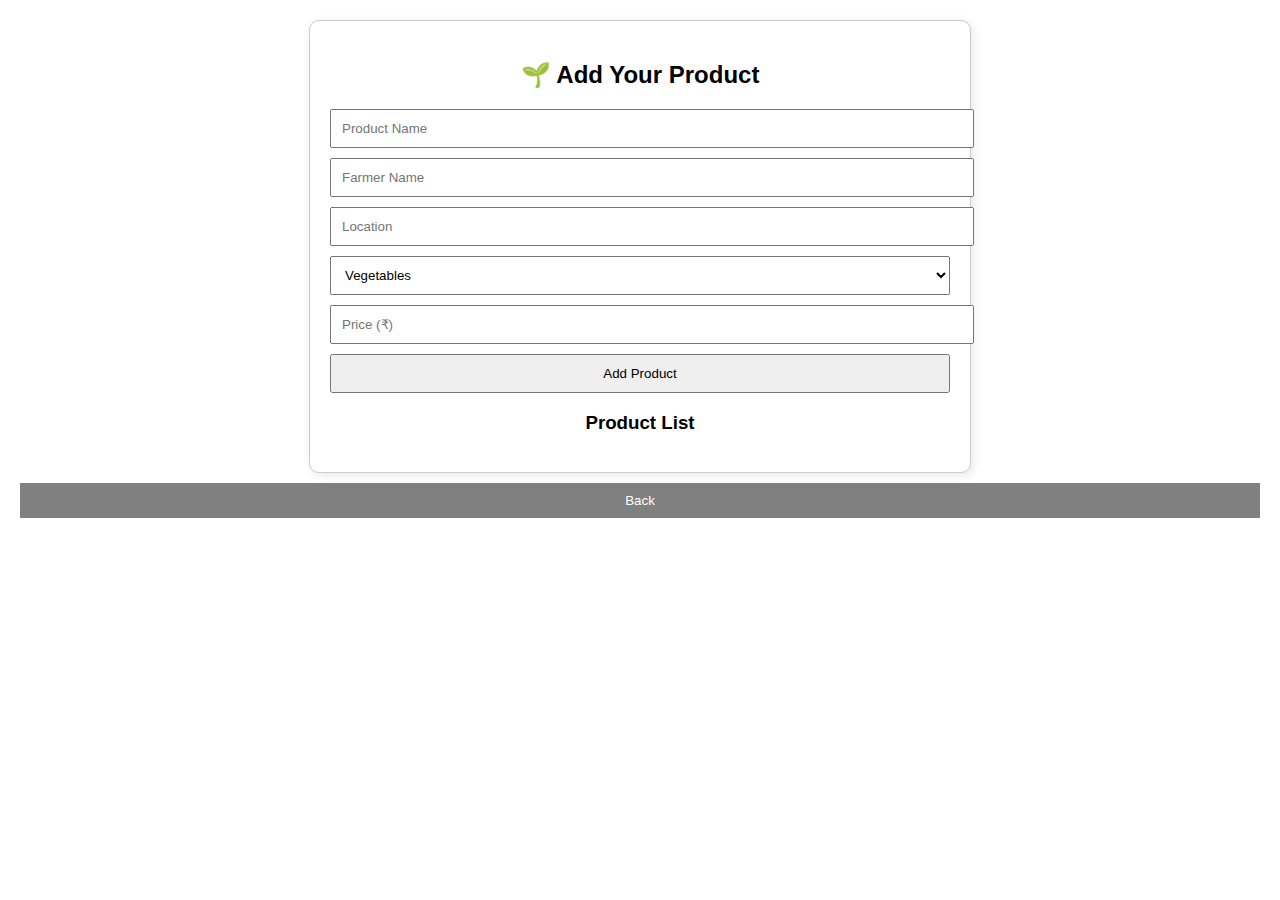
<file: addproducts.html>
<!DOCTYPE html>
<html lang="en">
<head>
    <meta charset="UTF-8">
    <meta name="viewport" content="width=device-width, initial-scale=1.0">
    <title>Add & Remove Product</title>
    <style>
        body {
            font-family: Arial, sans-serif;
            text-align: center;
            margin: 20px;
        }
        .container {
            width: 50%;
            margin: auto;
            padding: 20px;
            border: 1px solid #ccc;
            border-radius: 10px;
            box-shadow: 2px 2px 10px rgba(0, 0, 0, 0.1);
        }
        input, select, button {
            display: block;
            width: 100%;
            margin: 10px 0;
            padding: 10px;
        }
        .product-item {
            display: flex;
            justify-content: space-between;
            padding: 10px;
            border: 1px solid #ccc;
            margin-top: 5px;
        }
        .btn-remove {
            background-color: red;
            color: white;
            border: none;
            padding: 5px 10px;
            cursor: pointer;
        }
        .btn-back {
            background-color: gray;
            color: white;
            padding: 10px;
            border: none;
            margin-top: 10px;
        }
    </style>
</head>
<body>
    <div class="container">
        <h2>🌱 Add Your Product</h2>
        <input type="text" id="productName" placeholder="Product Name">
        <input type="text" id="farmerName" placeholder="Farmer Name">
        <input type="text" id="location" placeholder="Location">
        <select id="category">
            <option value="Vegetables">Vegetables</option>
            <option value="Fruits">Fruits</option>
            <option value="Grains">Grains</option>
        </select>
        <input type="number" id="price" placeholder="Price (₹)">
        <button onclick="addProduct()">Add Product</button>
        
        <h3>Product List</h3>
        <div id="productList"></div>
    </div>

    <button class="btn-back" onclick="goBack()">Back</button>
    
    <script>
        function addProduct() {
            let name = document.getElementById("productName").value;
            let farmer = document.getElementById("farmerName").value;
            let location = document.getElementById("location").value;
            let category = document.getElementById("category").value;
            let price = document.getElementById("price").value;

            if (name && farmer && location && price) {
                let productList = document.getElementById("productList");
                let productItem = document.createElement("div");
                productItem.classList.add("product-item");
                productItem.innerHTML = `${name} - ${category} - ₹${price} 
                    <button class='btn-remove' onclick='removeProduct(this)'>Remove</button>`;
                productList.appendChild(productItem);
            } else {
                alert("Please fill all fields");
            }
        }

        function removeProduct(button) {
            button.parentElement.remove();
        }

        function goBack() {
            window.history.back();
        }
    </script>
</body>
</html>
</file>
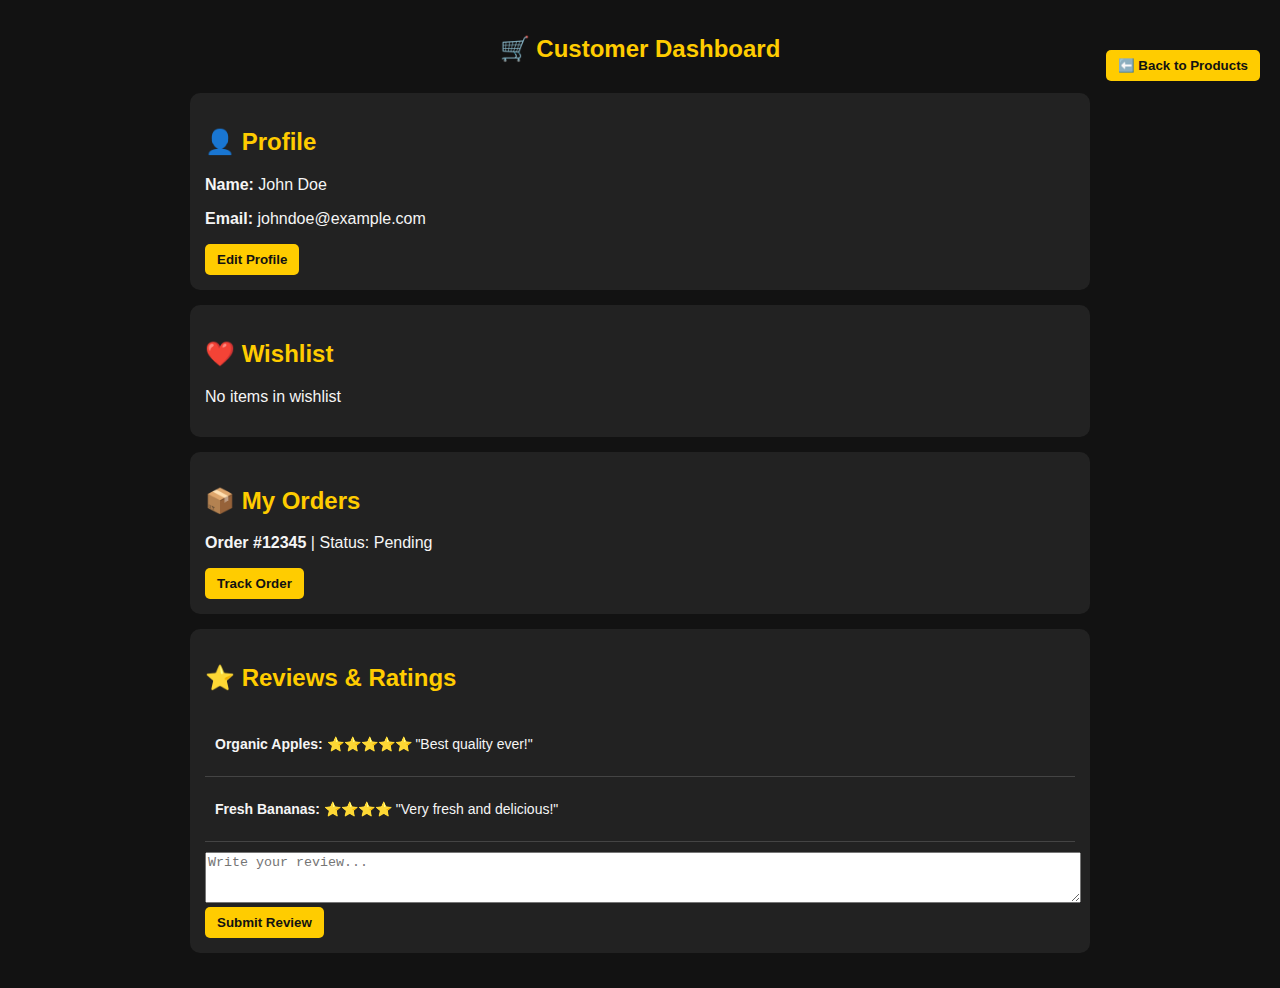
<file: customer.html>
<!DOCTYPE html>
<html lang="en">
<head>
    <meta charset="UTF-8">
    <meta name="viewport" content="width=device-width, initial-scale=1.0">
    <title>Customer Dashboard</title>
    <style>
        /* Dark Theme */
        body {
            margin: 0;
            font-family: 'Poppins', sans-serif;
            background-color: #121212;
            color: #f5f5f5;
        }

        /* Container */
        .dashboard-container {
            max-width: 900px;
            margin: auto;
            padding: 20px;
        }

        /* Header */
        .header {
            text-align: center;
            padding: 15px;
            font-size: 24px;
            font-weight: bold;
            color: #ffcc00;
        }

        /* Sections */
        .section {
            background: #222;
            padding: 15px;
            border-radius: 10px;
            margin: 15px 0;
        }

        .section h2 {
            color: #ffcc00;
        }

        /* Buttons */
        .btn {
            background: #ffcc00;
            color: #121212;
            padding: 8px 12px;
            border: none;
            cursor: pointer;
            font-weight: bold;
            border-radius: 5px;
        }

        .btn:hover {
            background: #e6b800;
        }
        .back-btn {
    position: fixed;
    top: 50px;
    right: 20px;
    background: #ffcc00;
    color: #121212;
    padding: 8px 12px;
    border: none;
    cursor: pointer;
    font-weight: bold;
    border-radius: 5px;
}

.back-btn:hover {
    background: #e6b800;
}




.back-btn1 {
    position: fixed;
    top: 5px;
    right: 20px;
    background: #ffcc00;
    color: #121212;
    padding: 8px 12px;
    border: none;
    cursor: pointer;
    font-weight: bold;
    border-radius: 5px;
}

.back-btn1:hover {
    background: #e6b800;
}

        /* Tracking Details */
        .tracking-details {
            display: none;
            background: #1e1e1e;
            padding: 15px;
            margin-top: 10px;
            border-radius: 10px;
        }

        .tracking-step {
            padding: 10px;
            margin: 5px 0;
            border-left: 4px solid #444;
            padding-left: 10px;
        }

        .tracking-step.completed {
            border-left-color: #ffcc00;
            color: #ffcc00;
        }

        /* Wishlist */
        .wishlist-item {
            display: flex;
            justify-content: space-between;
            padding: 10px;
            border-bottom: 1px solid #444;
        }

        .wishlist-item button {
            background: red;
            border: none;
            color: white;
            padding: 5px 10px;
            cursor: pointer;
            border-radius: 5px;
        }

        /* Reviews */
        .review-item {
            padding: 10px;
            border-bottom: 1px solid #444;
        }

        .review-item p {
            font-size: 14px;
        }

        /* Responsive */
        @media (max-width: 768px) {
            .dashboard-container {
                padding: 10px;
            }
        }
    </style>
</head>
<body>

    <div class="dashboard-container">
        <div class="header">🛒 Customer Dashboard</div>

        <!-- Profile Section -->
        <div class="section">
            <h2>👤 Profile</h2>
            <p><strong>Name:</strong> <span id="username">John Doe</span></p>
            <p><strong>Email:</strong> <span id="useremail">johndoe@example.com</span></p>
            <button class="btn" onclick="editProfile()">Edit Profile</button>
        </div>

        <!-- Wishlist Section -->
         
        <div class="section">
            <h2>❤️ Wishlist</h2>
            <div id="wishlist">
                <div class="wishlist-item">
                    <span>Organic Tomatoes</span>
                    <button onclick="removeWishlistItem(this)">Remove</button>
                </div>
                <div class="wishlist-item">
                    <span>Fresh Mangoes</span>
                    <button onclick="removeWishlistItem(this)">Remove</button>
                </div>
            </div>
        </div>
        <!-- Back Button -->
<button class="btn back-btn" onclick="goBack()">⬅️ Back to Products</button>


        <!-- Order Tracking Section -->
        <div class="section">
            <h2>📦 My Orders</h2>
            <div class="order-card">
                <p><strong>Order #12345</strong> | <span>Status: Pending</span></p>
                <button class="btn" onclick="toggleTracking('tracking1')">Track Order</button>
                
                <div class="tracking-details" id="tracking1">
                    <h4>📦 Order Tracking Details</h4>
                    <p><strong>Expected Delivery:</strong> <span id="expected-date-1">March 10, 2025</span></p>
                    
                    <div class="tracking-step completed">✅ Order Placed</div>
                    <div class="tracking-step">🚚 Shipped</div>
                    <div class="tracking-step">📍 Out for Delivery</div>
                    <div class="tracking-step">🎉 Delivered</div>
                    
                    <button class="btn" onclick="updateOrderStatus('tracking1')">Update Status</button>
                </div>
            </div>
        </div>

        <!-- Reviews Section -->
        <div class="section">
            <h2>⭐ Reviews & Ratings</h2>
            <div id="reviews">
                <div class="review-item">
                    <p><strong>Organic Apples:</strong> ⭐⭐⭐⭐⭐ "Best quality ever!"</p>
                </div>
                <div class="review-item">
                    <p><strong>Fresh Bananas:</strong> ⭐⭐⭐⭐ "Very fresh and delicious!"</p>
                </div>
            </div>
            <textarea id="new-review" placeholder="Write your review..." rows="3" style="width:100%; margin-top:10px;"></textarea>
            <button class="btn" onclick="addReview()">Submit Review</button>
        </div>
    </div>

    <script>
        // Function to toggle tracking details
        function toggleTracking(id) {
            let trackingDetails = document.getElementById(id);
            trackingDetails.style.display = (trackingDetails.style.display === "block") ? "none" : "block";
        }

        // Function to update order tracking status dynamically
        function updateOrderStatus(id) {
            let steps = document.querySelectorAll(`#${id} .tracking-step`);
            let expectedDate = document.querySelector(`#${id} span`);

            for (let i = 0; i < steps.length; i++) {
                if (!steps[i].classList.contains('completed')) {
                    steps[i].classList.add('completed');
                    if (steps[i].innerText.includes("Shipped")) {
                        expectedDate.innerText = "March 8, 2025"; 
                    }
                    break;
                }
            }
        }

        // Function to edit profile
        function editProfile() {
            let newName = prompt("Enter your new name:", document.getElementById("username").innerText);
            let newEmail = prompt("Enter your new email:", document.getElementById("useremail").innerText);
            if (newName) document.getElementById("username").innerText = newName;
            if (newEmail) document.getElementById("useremail").innerText = newEmail;
        }

        // Function to remove wishlist item
        function removeWishlistItem(element) {
            element.parentElement.remove();
        }


        function loadWishlist() {
        let wishlistContainer = document.getElementById("wishlist");
        let wishlist = JSON.parse(localStorage.getItem("wishlist")) || [];

        wishlistContainer.innerHTML = "";
        if (wishlist.length === 0) {
            wishlistContainer.innerHTML = "<p>No items in wishlist</p>";
        } else {
            wishlist.forEach((item, index) => {
                wishlistContainer.innerHTML += `
                    <div class="wishlist-item">
                        <span>${item.name} - ${item.price}</span>
                        <button onclick="removeWishlistItem(${index})">Remove</button>
                    </div>
                `;
            });
        }
    }

    function removeWishlistItem(index) {
        let wishlist = JSON.parse(localStorage.getItem("wishlist")) || [];
        wishlist.splice(index, 1);
        localStorage.setItem("wishlist", JSON.stringify(wishlist));
        loadWishlist();
    }

    // Load wishlist when the page loads
    loadWishlist();

        // Function to add a new review
        function addReview() {
            let reviewText = document.getElementById("new-review").value;
            if (reviewText.trim() !== "") {
                let reviewContainer = document.getElementById("reviews");
                let newReview = document.createElement("div");
                newReview.classList.add("review-item");
                newReview.innerHTML = `<p><strong>New Review:</strong> ⭐⭐⭐⭐ "${reviewText}"</p>`;
                reviewContainer.appendChild(newReview);
                document.getElementById("new-review").value = "";
            }
        }


        function goBack() {
    window.history.back(); // Redirects to the previous page
}
function goBack() {
    window.history.back(); // Redirects to the previous page
}

    </script>

</body>
</html>
</file>
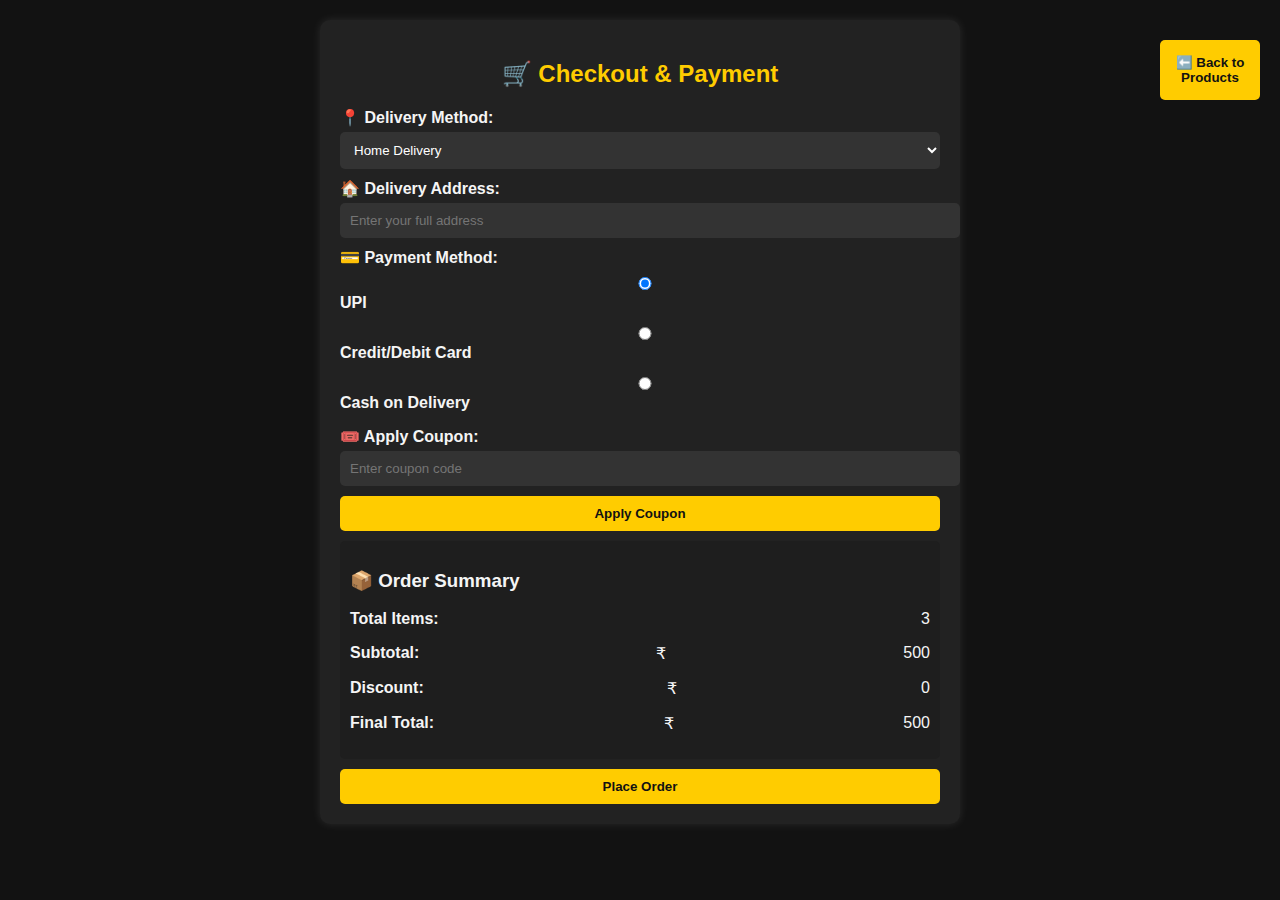
<file: paymentsystem.html>
<!DOCTYPE html>
<html lang="en">
<head>
    <meta charset="UTF-8">
    <meta name="viewport" content="width=device-width, initial-scale=1.0">
    <title>Checkout & Payment</title>
    <style>
        /* Dark Theme */
        body {
            font-family: 'Poppins', sans-serif;
            background-color: #121212;
            color: #f5f5f5;
            margin: 0;
            padding: 20px;
        }

        .container {
            max-width: 600px;
            margin: auto;
            background: #222;
            padding: 20px;
            border-radius: 10px;
            box-shadow: 0px 0px 10px rgba(255, 255, 255, 0.1);
        }

        h2 {
            text-align: center;
            color: #ffcc00;
        }

        label {
            display: block;
            margin-top: 10px;
            font-weight: bold;
        }

        input, select {
            width: 100%;
            padding: 10px;
            margin-top: 5px;
            border-radius: 5px;
            border: none;
            background: #333;
            color: white;
        }

        .payment-options {
            display: flex;
            flex-direction: column;
        }

        .payment-options label {
            margin: 5px 0;
            cursor: pointer;
        }

        .btn {
            background: #ffcc00;
            color: #121212;
            padding: 10px;
            border: none;
            cursor: pointer;
            font-weight: bold;
            border-radius: 5px;
            margin-top: 10px;
            width: 100%;
        }

        .btn:hover {
            background: #e6b800;
        }

        .order-summary {
            background: #1e1e1e;
            padding: 10px;
            border-radius: 5px;
            margin-top: 10px;
        }

        .order-summary p {
            display: flex;
            justify-content: space-between;
        }

        #order-confirmation {
            display: none;
            background: #1e1e1e;
            padding: 15px;
            margin-top: 15px;
            border-radius: 10px;
            text-align: center;
        }

        @media (max-width: 768px) {
            .container {
                padding: 15px;
            }
        }


        .back-btn {
    position: fixed;  /* Keeps it fixed while scrolling */
    top: 30px;
    right: 20px;
    width: 100px;
    height: 60px;
    background: #ffcc00;
    color: #121212;
    padding: 10px 15px;
    border: none;
    cursor: pointer;
    font-weight: bold;
    border-radius: 5px;
    z-index: 1000;  /* Ensures it stays above other content */
}

.back-btn:hover {
    background: #e6b800;
}

    </style>
</head>
<body>

    <div class="container">
        <h2>🛒 Checkout & Payment</h2>

        <!-- Delivery or Pickup -->
        <label for="delivery-method">📍 Delivery Method:</label>
        <select id="delivery-method">
            <option value="delivery">Home Delivery</option>
            <option value="pickup">Pickup from Store</option>
        </select>

        <!-- Address (Only for Delivery) -->
        <div id="address-section">
            <label for="address">🏠 Delivery Address:</label>
            <input type="text" id="address" placeholder="Enter your full address">
        </div>

        <!-- Payment Options -->
        <label>💳 Payment Method:</label>
        <div class="payment-options">
            <label><input type="radio" name="payment" value="upi" checked> UPI</label>
            <label><input type="radio" name="payment" value="card"> Credit/Debit Card</label>
            <label><input type="radio" name="payment" value="cod"> Cash on Delivery</label>
        </div>

        <!-- Coupon Code -->
        <label for="coupon">🎟️ Apply Coupon:</label>
        <input type="text" id="coupon" placeholder="Enter coupon code">
        <button class="btn" onclick="applyCoupon()">Apply Coupon</button>

        <!-- Order Summary -->
        <div class="order-summary">
            <h3>📦 Order Summary</h3>
            <p><strong>Total Items:</strong> <span id="total-items">3</span></p>
            <p><strong>Subtotal:</strong> ₹<span id="subtotal">500</span></p>
            <p><strong>Discount:</strong> ₹<span id="discount">0</span></p>
            <p><strong>Final Total:</strong> ₹<span id="final-total">500</span></p>
        </div>

        <!-- Place Order Button -->
        <button class="btn" onclick="placeOrder()">Place Order</button>

        <!-- Order Confirmation -->
        <div id="order-confirmation">
            <h3>✅ Order Confirmed!</h3>
            <p>Thank you for your purchase. Your Tracking ID is:</p>
            <strong id="tracking-id"></strong>
        </div>
    </div>

    <!-- Back Button -->
<button class="btn back-btn" onclick="goBack()">⬅️ Back to Products</button>


    <script>
        // Handle coupon discount
        function applyCoupon() {
            let coupon = document.getElementById("coupon").value;
            let subtotal = 500; // Example subtotal
            let discount = 0;
            
            if (coupon === "FARM10") {
                discount = subtotal * 0.1; // 10% discount
            } else if (coupon === "SAVE20") {
                discount = subtotal * 0.2; // 20% discount
            } else {
                alert("Invalid coupon code!");
                return;
            }

            document.getElementById("discount").innerText = discount.toFixed(2);
            document.getElementById("final-total").innerText = (subtotal - discount).toFixed(2);
            alert("Coupon applied successfully!");
        }

        // Handle order placement
        function placeOrder() {
            let deliveryMethod = document.getElementById("delivery-method").value;
            let address = document.getElementById("address").value;
            let paymentMethod = document.querySelector('input[name="payment"]:checked').value;

            if (deliveryMethod === "delivery" && address.trim() === "") {
                alert("Please enter a valid delivery address.");
                return;
            }

            let trackingID = "TRK" + Math.floor(Math.random() * 1000000);
            document.getElementById("tracking-id").innerText = trackingID;
            document.getElementById("order-confirmation").style.display = "block";
            alert("Order placed successfully! Your tracking ID is " + trackingID);
        }

        // Toggle address field based on delivery method
        document.getElementById("delivery-method").addEventListener("change", function() {
            let addressSection = document.getElementById("address-section");
            if (this.value === "pickup") {
                addressSection.style.display = "none";
            } else {
                addressSection.style.display = "block";
            }
        });

        function goBack() {
    window.history.back(); // Redirects to the previous page
}



    </script>

</body>
</html>
</file>
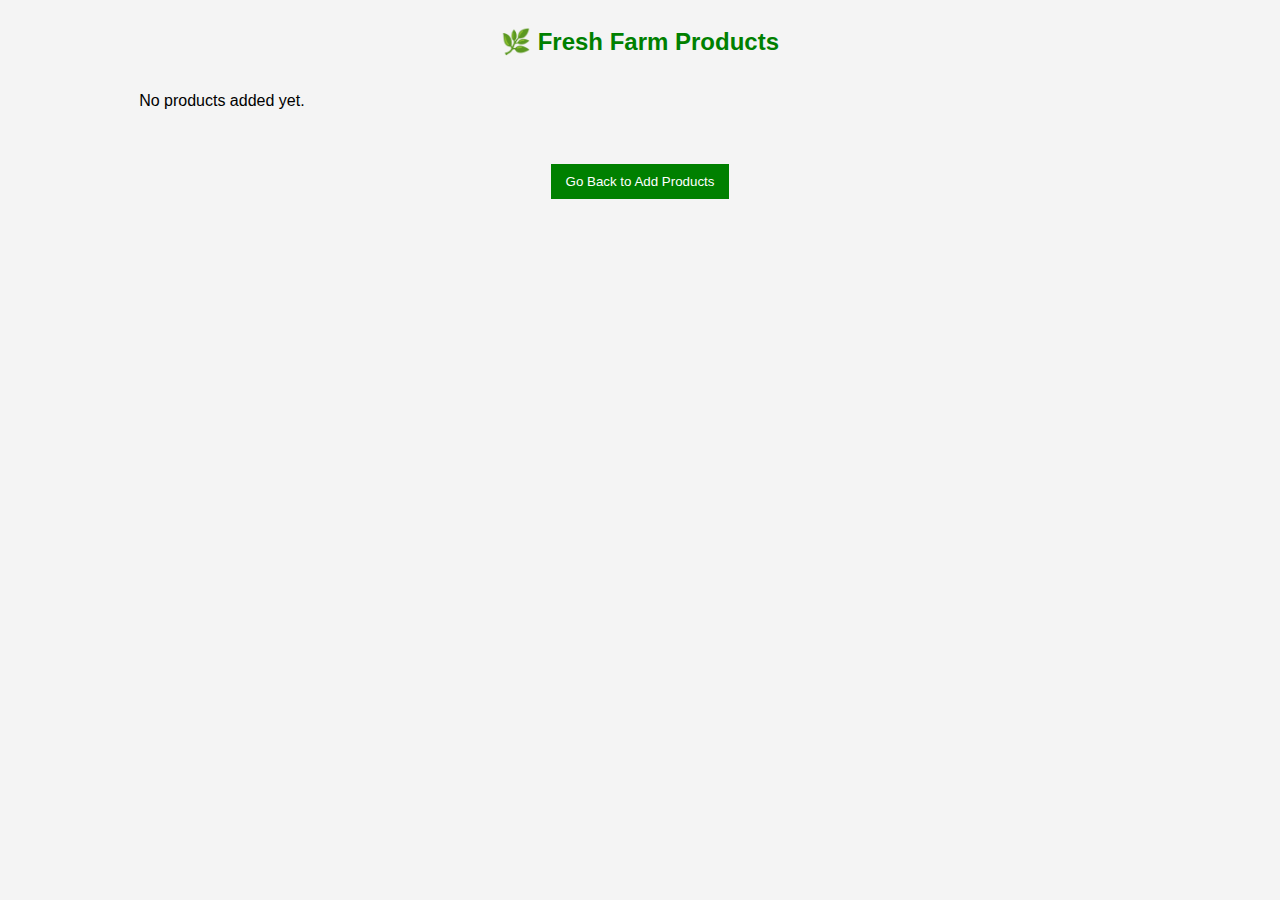
<file: productsrestore.html>
<!DOCTYPE html>
<html lang="en">
<head>
    <meta charset="UTF-8">
    <meta name="viewport" content="width=device-width, initial-scale=1.0">
    <title>Product Page</title>
    <style>
        body { font-family: Arial, sans-serif; background-color: #f4f4f4; text-align: center; }
        .container { max-width: 1100px; margin: auto; padding: 20px; }
        .header { font-size: 24px; font-weight: bold; color: green; }
        .product-grid { display: grid; grid-template-columns: repeat(4, 1fr); gap: 15px; margin-top: 20px; }
        .product { background: white; padding: 15px; border-radius: 8px; text-align: center; box-shadow: 0px 4px 12px rgba(0, 0, 0, 0.2); }
        .product img { width: 100%; height: 140px; border-radius: 8px; object-fit: cover; }
        .product h3 { color: green; font-size: 18px; margin: 6px 0; }
        .product p { font-size: 14px; color: #555; margin: 4px 0; }
        .price { font-size: 16px; font-weight: bold; color: red; }
        button { padding: 10px 15px; background: green; color: white; border: none; cursor: pointer; margin-top: 20px; }
    </style>
</head>
<body>

    <div class="container">
        <div class="header">🌿 Fresh Farm Products</div>
        <div class="product-grid" id="product-list">
            <!-- Products will be displayed here -->
        </div>
        <br>
        <a href="index.html"><button>Go Back to Add Products</button></a>
    </div>

    <script>
        document.addEventListener("DOMContentLoaded", loadProducts);

        function loadProducts() {
            let productGrid = document.getElementById("product-list");
            productGrid.innerHTML = "";
            let products = JSON.parse(localStorage.getItem("products")) || [];

            if (products.length === 0) {
                productGrid.innerHTML = "<p>No products added yet.</p>";
            }

            products.forEach(product => {
                let newProduct = document.createElement("div");
                newProduct.classList.add("product");
                newProduct.innerHTML = `
                    <img src="${product.image}" alt="${product.name}">
                    <h3>${product.name}</h3>
                    <p>👨‍🌾 ${product.farmer}</p>
                    <p>📍 ${product.location}</p>
                    <p>📂 ${product.category}</p>
                    <p class="price">💰 ₹${product.price}</p>
                `;
                productGrid.appendChild(newProduct);
            });
        }
    </script>

</body>
</html>
</file>
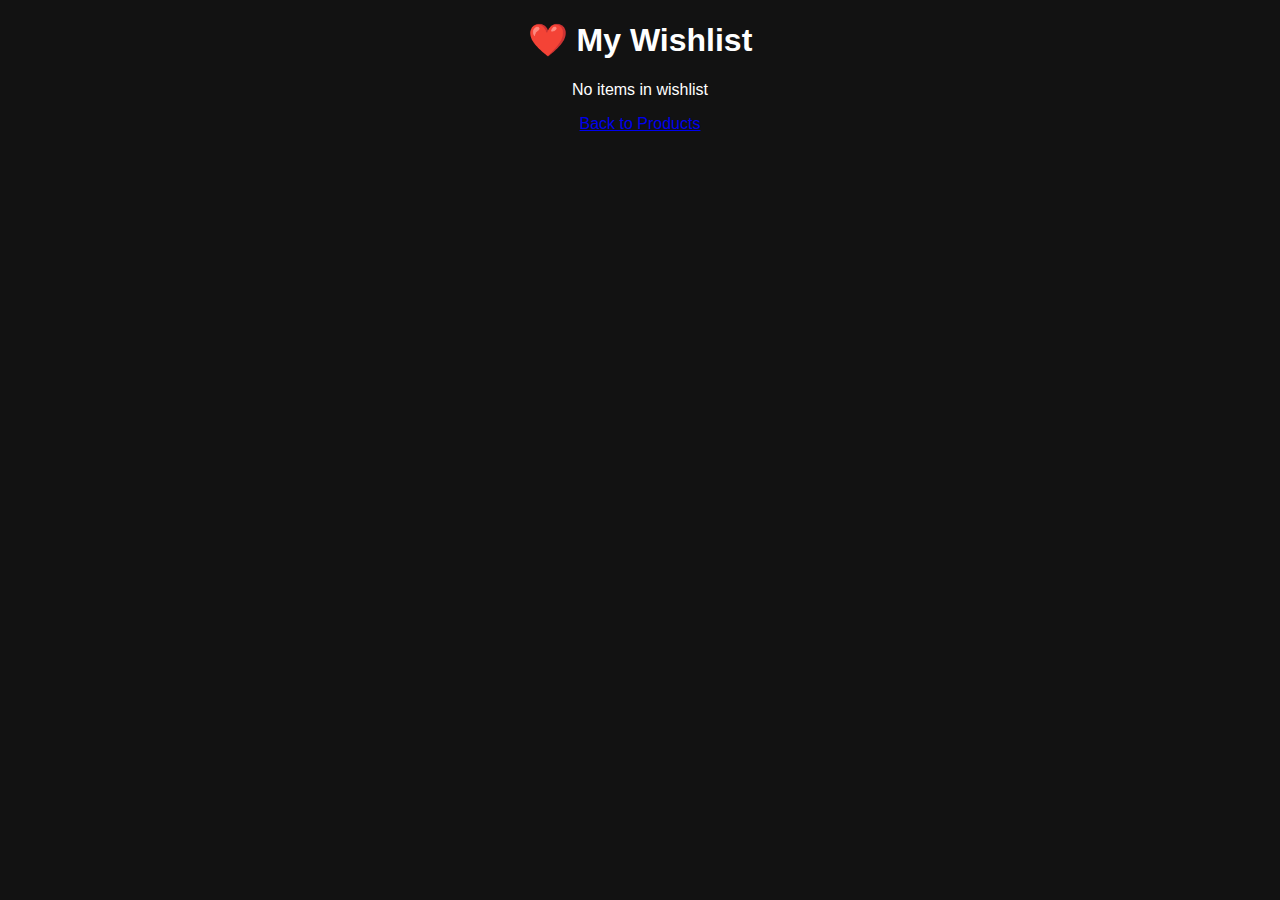
<file: whishlist.html>
<!DOCTYPE html>
<html lang="en">
<head>
    <meta charset="UTF-8">
    <meta name="viewport" content="width=device-width, initial-scale=1.0">
    <title>Wishlist</title>
    <style>
        body {
            text-align: center;
            font-family: Arial, sans-serif;
            background-color: #121212;
            color: white;
        }
        .wishlist-item {
            background: #222;
            padding: 10px;
            margin: 10px;
            display: flex;
            justify-content: space-between;
            border-radius: 5px;
        }
        button {
            background: red;
            border: none;
            color: white;
            padding: 5px 10px;
            cursor: pointer;
            border-radius: 5px;
        }
    </style>
</head>
<body>
<h1>❤️ My Wishlist</h1>
<div id="wishlist"></div>
<a href="index.html">Back to Products</a>

<script>
    function loadWishlist() {
        let wishlistContainer = document.getElementById("wishlist");
        let cartItems = JSON.parse(localStorage.getItem("wishlist")) || [];

        if (cartItems.length === 0) {
            wishlistContainer.innerHTML = "<p>No items in wishlist</p>";
            return;
        }

        cartItems.forEach((item, index) => {
            let div = document.createElement("div");
            div.classList.add("wishlist-item");
            div.innerHTML = `
                <span>${item}</span>
                <button onclick="removeItem(${index})">Remove</button>
            `;
            wishlistContainer.appendChild(div);
        });
    }

    function removeItem(index) {
        let cartItems = JSON.parse(localStorage.getItem("wishlist")) || [];
        cartItems.splice(index, 1);
        localStorage.setItem("wishlist", JSON.stringify(cartItems));
        location.reload(); // Refresh to update the list
    }

    // Load wishlist on page load
    window.onload = loadWishlist;
</script>

</body>
</html>
</file>
